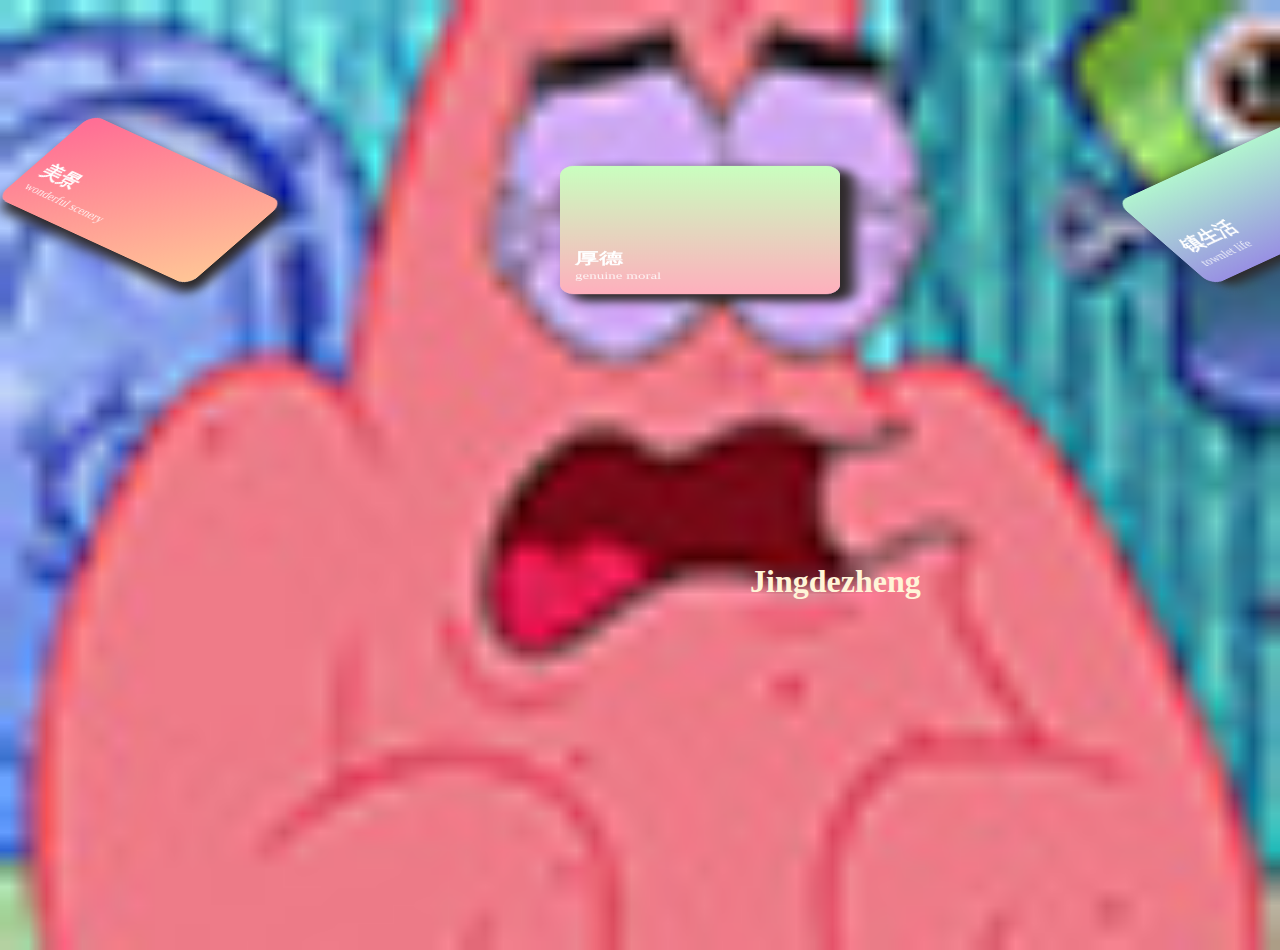
<file: index.html>
<!DOCTYPE html>
<html>
	<head>
		<meta charset="utf-8">
		<title>江西景德镇</title>
		<link rel="stylesheet" href="d1.css"/>
		
	</head>
	<body>
		<div  class="maxbox">
			<a href="index2.html"  class="first">
				<h2>美景</h2>
				<span>wonderful scenery</span>
			</a>
			
			<a href="index2.html"  class="second">
				<h2>厚德</h2>
				<span>genuine moral</span>
			</a>
			
			<a  href="index2.html" class="third">
				<h2>镇生活</h2>
				<span>townlet life</span>
			</a>
		</div>
		
		<a href="login.html"><h1>Jingdezheng</h1></a>

		
	</body>
</html>
</file>
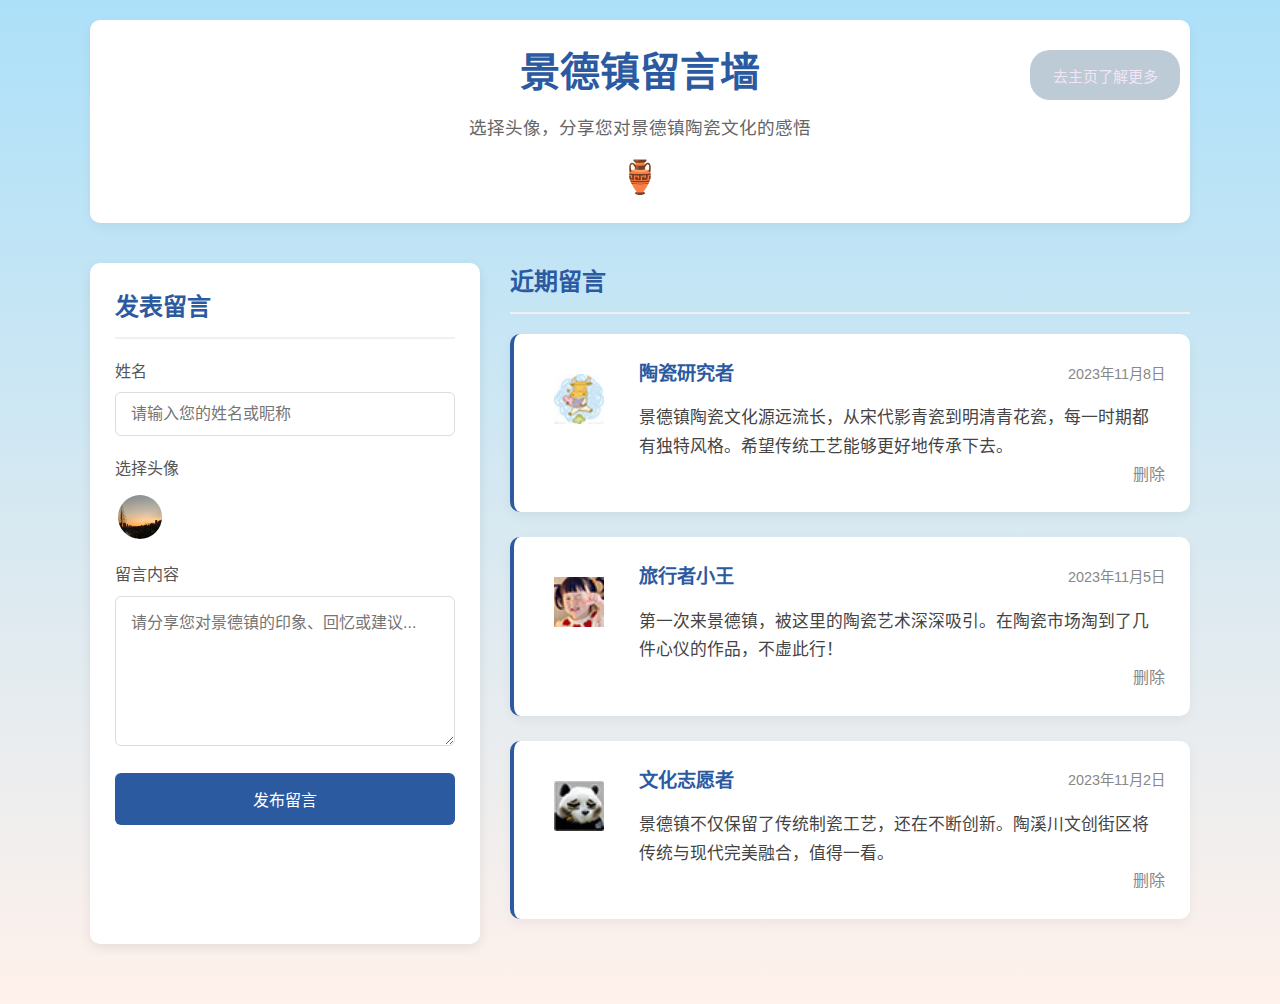
<file: liuyan.html>
<!DOCTYPE html>
<html lang="zh-CN">
<head>
    <meta charset="UTF-8">
    <meta name="viewport" content="width=device-width, initial-scale=1.0">
    <title>景德镇留言板 - 带头像版</title>
	<link rel="stylesheet" href="liuyan.css"/>
	<script src="liuyan.js"></script>
</head>
<body>
    <div class="container">
        <header>
            <h1>景德镇留言墙</h1>
            <p class="subtitle">选择头像，分享您对景德镇陶瓷文化的感悟</p>
            <div class="ceramic-icon">🏺</div>
			<div class="zhuye"><a href="index2.html">去主页了解更多</a></div>
			
			 <div class="time" id="showTime"></div>
			
        </header>
        
        <div class="main-content">
            <!-- 留言表单 -->
            <section class="message-form">
                <h2>发表留言</h2>
                <form id="messageForm">
                    <div class="form-group">
                        <label for="name">姓名</label>
                        <input type="text" id="name" class="form-control" placeholder="请输入您的姓名或昵称">
                    </div>
                    
                    <div class="avatar-selection">
                        <div class="avatar-title">选择头像</div>
						
                        <div class="avatar-options">
							<img class="avatar-option " id="avatar" src="02.jpg" alt="" />
                        </div>
                    </div>
                    
                    <div class="form-group">
                        <label  for="message">留言内容</label>
                        <textarea id="txt" class="form-control" placeholder="请分享您对景德镇的印象、回忆或建议..."></textarea>
                    </div>
                    
                    <button type="submit" class="submit-btn">发布留言</button>
                </form>
            </section>
            
            <!-- 留言列表 -->
            <section class="messages">
                <h2>近期留言</h2>
                
               
                
                <div class="message-card">
                    <div class="message-avatar">
                        <div class="avatar-display">
							<img src="user-1.jpg"/>
						</div>
                    </div>
                    <div class="message-content">
                        <div class="message-header">
                            <div class="author-info">
                                <div class="author">陶瓷研究者</div>
                            </div>
							
                            <div class="date">2023年11月8日</div>
                        </div>
                        <div class="message-text">
                            景德镇陶瓷文化源远流长，从宋代影青瓷到明清青花瓷，每一时期都有独特风格。希望传统工艺能够更好地传承下去。
                        </div>
						<span><a class="remove" href="#">删除</a></span>
                    </div>
                </div>
                
                <div class="message-card">
                    <div class="message-avatar">
                        <div class="avatar-display">
							<img src="user-2.jpg"/>
						</div>
                    </div>
                    <div class="message-content">
                        <div class="message-header">
                            <div class="author-info">
                                <div class="author">旅行者小王</div>
                            </div>
							
                            <div class="date">2023年11月5日</div>
                        </div>
                        <div class="message-text">
                            第一次来景德镇，被这里的陶瓷艺术深深吸引。在陶瓷市场淘到了几件心仪的作品，不虚此行！
                        </div>
						<span><a class="remove" href="#">删除</a></span>
                    </div>
                </div>
                
                <div class="message-card">
                    <div class="message-avatar">
                        <div class="avatar-display">
							<img src="user-3.jpg"/>
						</div>
                    </div>
                    <div class="message-content">
                        <div class="message-header">
                            <div class="author-info">
                                <div class="author">文化志愿者</div>
                            </div>
							
                            <div class="date">2023年11月2日</div>
                        </div>
                        <div class="message-text">
                            景德镇不仅保留了传统制瓷工艺，还在不断创新。陶溪川文创街区将传统与现代完美融合，值得一看。
                        </div>
						<span><a class="remove" href="#">删除</a></span>
                    </div>
                </div>
				

				
            </section>
        </div>
        
       
    </div>

   
</body>
</html>
</file>
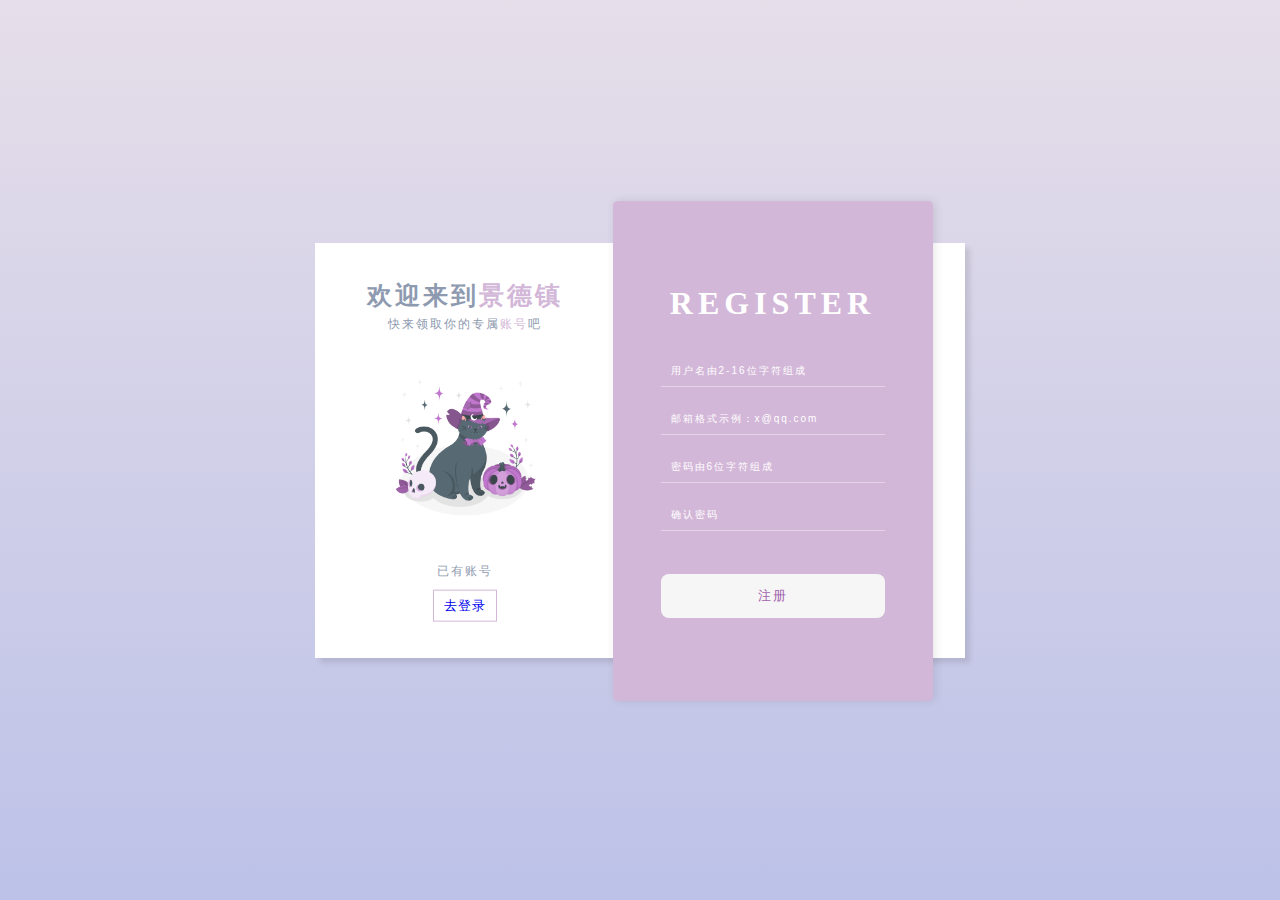
<file: register.html>
<!DOCTYPE html>
<html>
	<head>
		<meta charset="UTF-8">
		<meta http-equiv="X-UA-Compatible" content="IE=edge">
		<meta name="viewport" content="width=device-width, initial-scale=1.0">
		<title>注册</title>
		<link rel="stylesheet" href="register.css">
		
	</head>
	<body>
		
    <div class="container">
        <div class="from-box">
            <!-- 注册 -->
            <form class="register-box" onsubmit="return checkAll()">
                <h1>register</h1>
                <input onblur="checkUser()" id="userName" type="text" placeholder="用户名由2-16位字符组成">
                <input onblur="checkEmail()" id="email" type="email" placeholder="邮箱格式示例：x@qq.com">
                <input  onblur="checkPwd()" id="pwd" type="password" placeholder="密码由6位字符组成">
                <input  onblur="checkRepwd()" id="repwd" type="password" placeholder="确认密码">
                <button id="registerbutton">注册</button>
            </form>

        </div>
        <div class="con-box left">
            <h2>欢迎来到<span>景德镇</span></h2>  
            <p>快来领取你的专属<span>账号</span>吧</p>          
            <img src="1.png" alt="">
            <p>已有账号</p>
            <button id="login"><a href="login.html">去登录</a></button>
        </div>
       
    </div>

	<script src="register.js"></script>
	</body>
</html>
</file>
<file: d1.css>
* {
	margin: 0;
	pading: 0;
}

body {
	width: 100%;
	height: 950px;
	background-image: url(15.jpg);
	background-position: center;
	background-size: cover;
	background-repeat: no-repeat;
}
.maxbox {
	display: inline-block;
	display: flex;
	justify-content: space-between;
	position: relative;
	top: 130px;
	width: 1400px;
	height: 500px;
	margin: 0 auto;
}

h1 {
	position: absolute;
	bottom: 300px;
	left: 750px;
	color: #fff5d8;
}

h1:hover {
	transform: scale(1.5);
}
.first,.second,.third{
	text-decoration: none;
	width: 280px;
	height: 140px;
	border-radius: 15px;
	color: white;
	position: relative;
	transition: all 0.4s ease-out; 
}

.first {
	background: linear-gradient(-45deg, #FFC796 0%, #FF6B95 100%);
	transform: rotateX(50deg) rotateY(-15deg) rotateZ(45deg);
	box-shadow: 12px 8px 15px 3px #2d2929;
}

.second {
background: linear-gradient(to top, #d5dee7 0%, #ffafbd 0%, #c9ffbf 100%);
	height: 200px;
	transform: rotateX(-50deg) rotateY(0deg) rotateZ(0deg);
	box-shadow: 12px 8px 15px 3px #2d2929;
}

.third {
	background: linear-gradient(to top, #9890e3 0%, #b1f4cf 100%);
	transform: rotateX(50deg) rotateY(15deg) rotateZ(-45deg);
	box-shadow: 12px 8px 15px 3px #2d2929;
}

h2 {
	position: absolute;
	bottom: 40px;
	left: 15px;
}

span {
	position: absolute;
	bottom: 20px;
	left: 15px;
	font-size: 15px;
	opacity: 0.8;   /* 透明度 */
}
	
.first:hover {
	transform: rotateX(0deg) rotateY(0deg) rotateZ(0deg) translate(150px,200px);
	
}

.second:hover {
	height: 140px;
	transform: rotateX(0deg) rotateY(0deg) rotateZ(0deg) translate(0px,200px);
	
}

.third:hover {
	transform: rotateX(0deg) rotateY(0deg) rotateZ(0deg) translate(-150px,200px);
	
}

.first:active {
	transform: translate(150px,250px) scale(2);
	
}

.second:active {
	height: 140px;
	transform: translate(0px,250px) scale(2);	
}

.third:active {
	transform: translate(-150px,250px) scale(2);	

}
</file>
<file: liuyan.css>
/* 基础样式 */
        * {
            margin: 0;
            padding: 0;
            box-sizing: border-box;
        }
        
        body {
            font-family: 'Microsoft YaHei', sans-serif;
            line-height: 1.6;
            color: #333;
            background-color: #f8f8f8;
            padding: 20px;
            background-image: linear-gradient(to top, rgb(255, 241, 235) 0%, rgb(172, 224, 249) 100%)
        }
        
		.zhuye {
			background-color: #97acbea1;
			    border-radius: 20px 20px;
			    position: absolute;
			    width: 150px;
			    height: 50px;
			    top: 50px;
			    right: 100px;
			    justify-content: center;
			    display: flex;
			    align-items: center;
			    font: 500 15px '优设标题黑';
			    color: beige;
		}
		.zhuye:hover{
			scale: 1.2;
		}
			
		.zhuye a {
			text-decoration: none;
			color: #f3e5f5;
		}
		
        /* 容器 */
        .container {
            max-width: 1100px;
            margin: 0 auto;
        }
        .remove {
			text-decoration: none;
			color: #888;
			float: right;
		}
        /* 头部 */
        header {
            text-align: center;
            margin-bottom: 40px;
            padding: 20px;
            background-color: white;
            border-radius: 10px;
            box-shadow: 0 4px 12px rgba(0, 0, 0, 0.05);
        }
        
        header h1 {
            font-size: 2.5rem;
            color: #2c5aa0;
            margin-bottom: 10px;
        }
        
        .subtitle {
            color: #666;
            font-size: 1.1rem;
        }
        
        .ceramic-icon {
            font-size: 2rem;
            margin-top: 10px;
        }
        
        /* 主要内容区域 */
        .main-content {
            display: flex;
            flex-wrap: wrap;
            gap: 30px;
            margin-bottom: 40px;
        }
        
        /* 留言表单 */
        .message-form {
            flex: 1;
            min-width: 350px;
            background: white;
            padding: 25px;
            border-radius: 10px;
            box-shadow: 0 4px 12px rgba(0, 0, 0, 0.08);
        }
        
        .message-form h2 {
            color: #2c5aa0;
            margin-bottom: 20px;
            padding-bottom: 10px;
            border-bottom: 2px solid #f0f0f0;
        }
        
        /* 表单元素 */
        .form-group {
            margin-bottom: 20px;
        }
        
        .form-group label {
            display: block;
            margin-bottom: 8px;
            color: #555;
            font-weight: 500;
        }
        
        .form-control {
            width: 100%;
            padding: 12px 15px;
            border: 1px solid #ddd;
            border-radius: 6px;
            font-size: 16px;
            font-family: inherit;
            transition: border 0.3s;
        }
        
        .form-control:focus {
            outline: none;
            border-color: #2c5aa0;
            box-shadow: 0 0 0 2px rgba(44, 90, 160, 0.1);
        }
        
        textarea.form-control {
            min-height: 150px;
            resize: vertical;
        }
        
        /* 头像选择 */
        .avatar-selection {
            margin-bottom: 20px;
        }
        
        .avatar-title {
            margin-bottom: 10px;
            color: #555;
            font-weight: 500;
        }
        
        .avatar-options {
            display: flex;
            flex-wrap: wrap;
            gap: 10px;
        }
        
        .avatar-option {
            width: 50px;
            height: 50px;
            border-radius: 50%;
            display: flex;
            align-items: center;
            justify-content: center;
            font-size: 1.5rem;
            cursor: pointer;
            border: 3px solid transparent;
            transition: all 0.2s;
        }
        
        .avatar-option:hover {
            transform: scale(1.1);
        }
        
        .avatar-option.selected {
            border-color: #2c5aa0;
            box-shadow: 0 0 0 2px rgba(44, 90, 160, 0.3);
        }
        
        /* 头像颜色 */
        .avatar-blue {
            background-color: #e3f2fd;
            color: #1565c0;
        }
        
        .avatar-green {
            background-color: #e8f5e9;
            color: #2e7d32;
        }
        
        .avatar-red {
            background-color: #ffebee;
            color: #c62828;
        }
        
        .avatar-orange {
            background-color: #fff3e0;
            color: #ef6c00;
        }
        
        .avatar-purple {
            background-color: #f3e5f5;
            color: #7b1fa2;
        }
        
        .avatar-teal {
            background-color: #e0f2f1;
            color: #00695c;
        }
        
        /* 提交按钮 */
        .submit-btn {
            background-color: #2c5aa0;
            color: white;
            border: none;
            padding: 14px 20px;
            width: 100%;
            font-size: 16px;
            border-radius: 6px;
            cursor: pointer;
            transition: background-color 0.3s;
            font-weight: 500;
        }
        
        .submit-btn:hover {
            background-color: #1e3f73;
        }
        
        /* 留言列表 */
        .messages {
            flex: 2;
            min-width: 350px;
        }
        
        .messages h2 {
            color: #2c5aa0;
            margin-bottom: 20px;
            padding-bottom: 10px;
            border-bottom: 2px solid #f0f0f0;
        }
        
        /* 留言卡片 */
        .message-card {
            background: white;
            padding: 25px;
            border-radius: 10px;
            margin-bottom: 25px;
            box-shadow: 0 4px 12px rgba(0, 0, 0, 0.05);
            display: flex;
            gap: 20px;
            transition: transform 0.2s;
            border-left: 4px solid #2c5aa0;
        }
        
        .message-card:hover {
            transform: translateY(-5px);
            box-shadow: 0 6px 16px rgba(0, 0, 0, 0.08);
        }
        
        /* 头像区域 */
        .message-avatar {
            flex-shrink: 0;
        }
        
        .avatar-display {
            width: 80px;
            height: 80px;
            border-radius: 50%;
            display: flex;
            align-items: center;
            justify-content: center;
            font-size: 1.8rem;
        }
		.avatar-display img {
			width: 50px;
			height: 50px;
		}
        
        /* 留言内容区域 */
        .message-content {
            flex: 1;
        }
        
        .message-header {
            display: flex;
            justify-content: space-between;
            align-items: center;
            margin-bottom: 15px;
        }
        
        .author-info {
            display: flex;
            align-items: center;
            gap: 10px;
        }
        
        .author {
            font-weight: bold;
            color: #2c5aa0;
            font-size: 1.2rem;
        }
        
        .date {
            color: #888;
            font-size: 0.9rem;
        }
        
        .message-text {
            color: #444;
            line-height: 1.7;
            font-size: 1.05rem;
        }
        
        /* 景德镇简介 */
        .about-jingdezhen {
            background: white;
            padding: 25px;
            border-radius: 10px;
            margin-top: 40px;
            box-shadow: 0 4px 12px rgba(0, 0, 0, 0.08);
        }
        
        .about-jingdezhen h2 {
            color: #2c5aa0;
            margin-bottom: 20px;
            padding-bottom: 10px;
            border-bottom: 2px solid #f0f0f0;
        }
        
        .about-content {
            display: flex;
            flex-wrap: wrap;
            gap: 20px;
            align-items: center;
        }
        
        .about-text {
            flex: 2;
            min-width: 300px;
        }
        
        .about-text p {
            margin-bottom: 15px;
        }
        
        .ceramic-illustration {
            flex: 1;
            min-width: 200px;
            text-align: center;
            font-size: 5rem;
        }
        
        /* 页脚 */
        footer {
            text-align: center;
            margin-top: 50px;
            padding: 25px;
            color: #666;
            font-size: 0.9rem;
            background-color: white;
            border-radius: 10px;
            box-shadow: 0 4px 12px rgba(0, 0, 0, 0.05);
        }
        
        /* 响应式设计 */
        @media (max-width: 768px) {
            .main-content {
                flex-direction: column;
            }
            
            header h1 {
                font-size: 2rem;
            }
            
            .about-content {
                flex-direction: column;
            }
            
            .message-card {
                flex-direction: column;
                gap: 15px;
            }
            
            .message-avatar {
                text-align: center;
            }
            
            .avatar-display {
                margin: 0 auto;
            }
            
            .author-info {
                justify-content: center;
            }
        }





 .time {
            position: fixed;
            top: 20px;
            right: 20px;
            font-size: 16px;
        }
</file>
<file: register.css>
*{
    /* 初始化 */
    padding: 0;
    margin: 0;
}
#login a {
	text-decoration: none;
	
}
#login a:active {
	color: purple;
}
body{
    /* 100%的窗口高度 */
    height: 100vh;
    /* 弹性布局 水平+垂直居中 */
    display: flex;
    align-items: center;
    justify-content: center;
    /* 渐变背景 */
    background: linear-gradient(to top, rgb(189, 194, 232) 0%, rgb(189, 194, 232) 1%, rgb(230, 222, 233) 100%);
}

.container{
    background-color: #fff;
    width: 650px;
    height: 415px;
    /* 阴影 */
    box-shadow: 5px 5px 5px rgba(0, 0, 0, 0.1);
    /* 相对定位 */
    position: relative;
}
.from-box{
    /* 绝对定位 */
    position: absolute;
    top: -10%;
    right: 5%;
    background-color: #d3b7d8;
    width: 320px;
    height: 500px;
    border-radius: 5px;
    box-shadow: 2px 0 10px rgba(0, 0, 0, 0.1);
     /* 弹性布局 水平+垂直居中 */
     display: flex;
     align-items: center;
     justify-content: center;
     z-index: 2;
     /* 动画过渡 加速之后 减速 */
     transition: 0.5s ease-in-out;
}

.register-box,.login-box{
    /* 弹性布局 垂直排列 */
    display: flex;
    flex-direction: column;
    align-items: center;
    width: 100%;
}
.hidden{
    display: none;
    transition: 0.5s;
}

h1{
    text-align: center;
    margin-bottom: 25px;
    /* 大写字母 */
    text-transform: uppercase;
    color: #fff;
    /* 字间距 */
    letter-spacing: 5px;
}

input{
    background-color: transparent;
    width: 70%;
    color: #fff;
    border: none;
    /* 下边框样式 */
    border-bottom: 1px solid rgba(255, 255, 255, 0.4);
    padding: 10px 0;
    text-indent: 10px;
    margin: 8px 0;
    font-size: 10px;
    /* 字间距 */    
    letter-spacing: 2px;
}
input::placeholder{
    color: #fff;
}

input:focus{
    color: #a262ad;
    outline: none;
    border-bottom: 1px solid #a262ad80;
    transition: 0.5s;
}
input:focus::placeholder{
    opacity: 0;
}

.from-box button{
    width: 70%;
    margin-top: 35px;
    background-color: #f6f6f6;
    outline: none;
    border-radius: 8px;
    padding: 13px;
    color: #a262ad;
    letter-spacing: 2px;
    border: none;
    cursor: pointer;
}

.from-box button:hover{
    background-color: #a262ad;
    color: #f6f6f6;
    transition: background-color 0.5s ease;
}

.con-box{
    width: 50%;
    /* 弹性布局 垂直排列 居中 */
    display: flex;
    flex-direction: column;
    justify-content: center;
    align-items: center;
    /* 绝对定位 */
    position: absolute;
    top: 50%;
    transform: translateY(-50%);
}

.con-box.left{
    left: -2%;
}

.con-box.right{
    right: -2%;
}

.con-box h2{
    color: #8e9aaf;
    font-size: 25px;
    font-weight: bold;
    letter-spacing: 3px;
    text-align: center;
    margin-bottom: 4px;
}

.con-box p{
    font-size: 12px;
    letter-spacing: 2px;
    color: #8e9aaf;
    text-align: center;
}
.con-box span{
    color: #d3b7d8;
}

.con-box img{
    width: 150px;
    height: 150px;
    opacity: 0.9;
    margin: 40px 0;
}

.con-box button{
    margin-top: 3%;
    background-color: #fff;
    color: #a262ad;
    border: 1px solid #d3b7d8;
    padding: 6px 10px;
    letter-spacing: 1px;
    outline: none;
    /* 鼠标放上变小手 */
    cursor: pointer;
}
.con-box button:hover{
    background-color: #a262ad;
    color: #f6f6f6;
}
</file>
